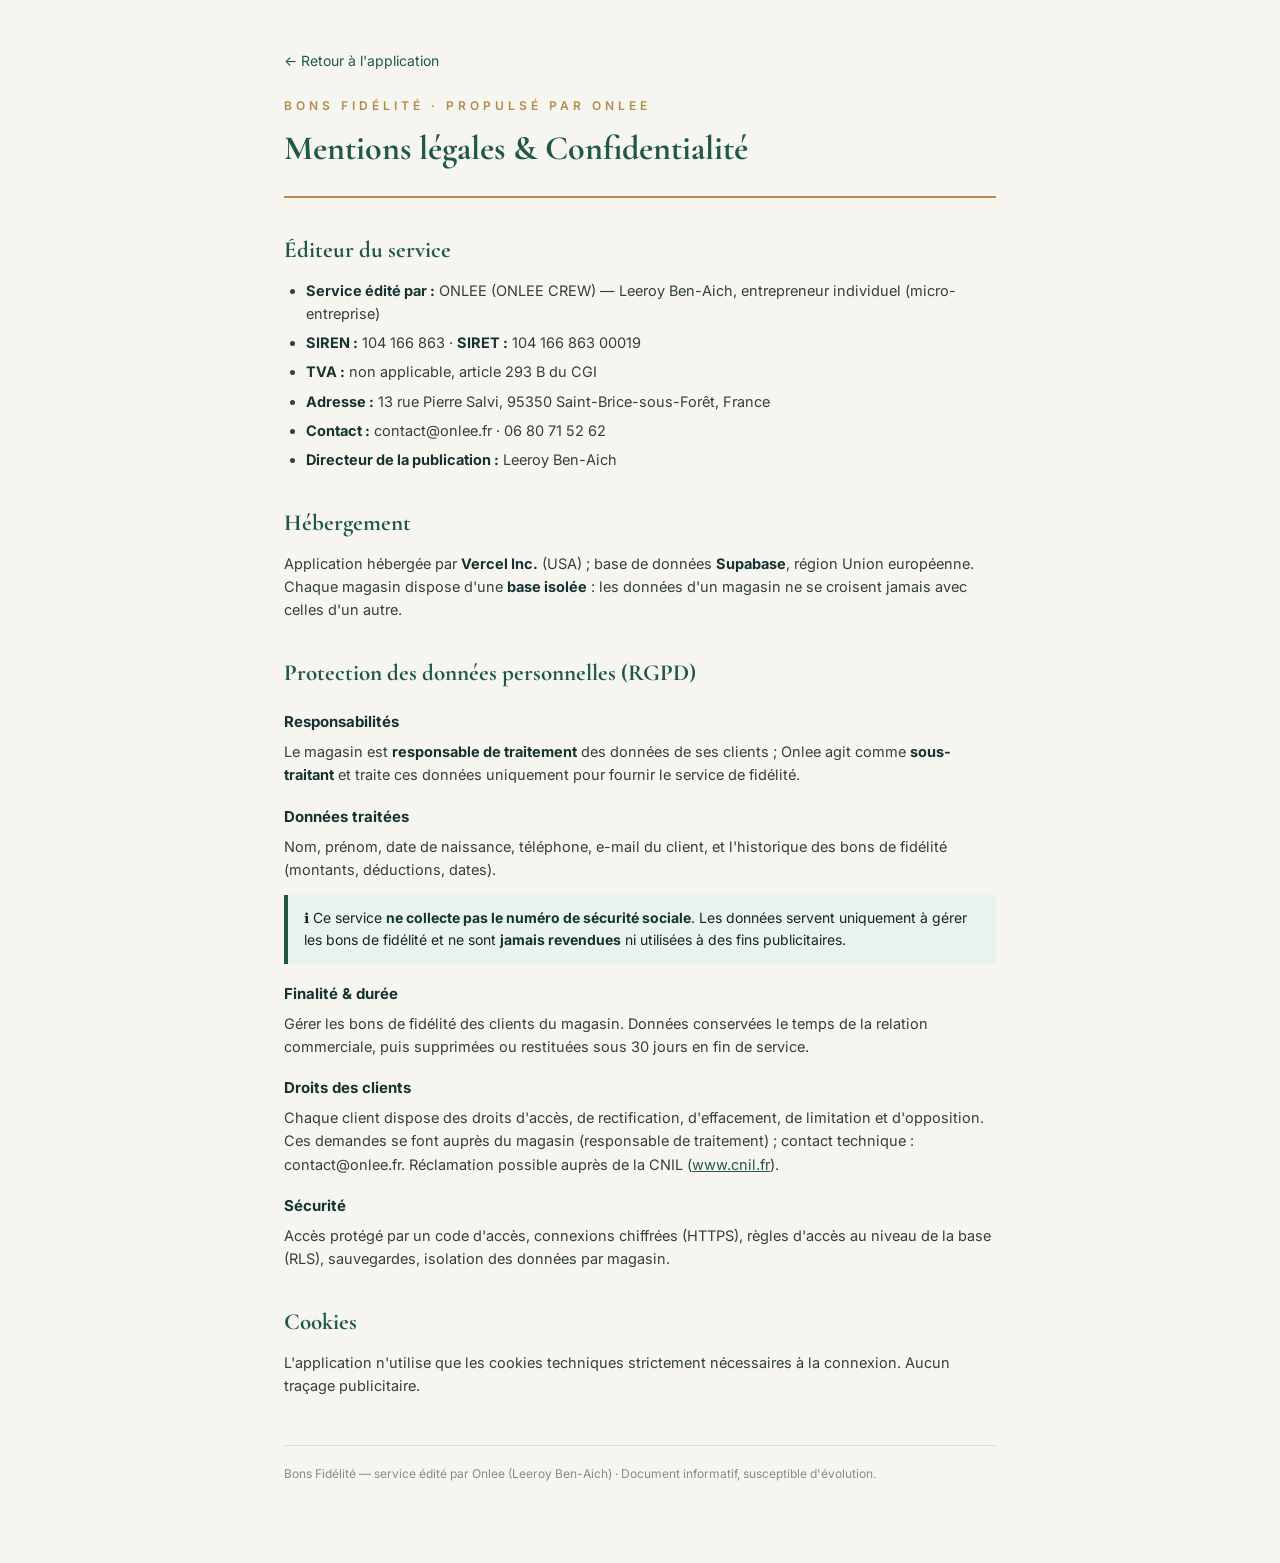
<file: mentions-legales.html>
<!DOCTYPE html>
<html lang="fr">
<head>
<meta charset="UTF-8">
<meta name="viewport" content="width=device-width, initial-scale=1.0">
<title>Mentions légales & Confidentialité — Bons Fidélité</title>
<link href="https://fonts.googleapis.com/css2?family=Cormorant+Garamond:wght@500;600&family=Inter:wght@300;400;500;600&display=swap" rel="stylesheet">
<style>
  * { box-sizing: border-box; margin: 0; padding: 0; }
  body { font-family: 'Inter', system-ui, sans-serif; color: #1b231f; background: #f7f5f0; line-height: 1.6; }
  .wrap { max-width: 760px; margin: 0 auto; padding: 48px 24px 80px; }
  header { border-bottom: 2px solid #b08d4e; padding-bottom: 20px; margin-bottom: 28px; }
  .brand { font-size: 12px; letter-spacing: 4px; text-transform: uppercase; color: #b08d4e; font-weight: 600; }
  h1 { font-family: 'Cormorant Garamond', serif; font-size: 34px; color: #1f5a40; margin-top: 6px; }
  h2 { font-family: 'Cormorant Garamond', serif; font-size: 23px; color: #1f5a40; margin: 34px 0 10px; }
  h3 { font-size: 15px; color: #14332f; margin: 18px 0 6px; }
  p, li { font-size: 14.5px; color: #33403a; margin: 6px 0; }
  ul { padding-left: 22px; }
  strong { color: #14332f; }
  .good { background: #e9f2ec; border-left: 4px solid #1f5a40; padding: 12px 16px; border-radius: 0 6px 6px 0; margin: 14px 0; font-size: 14px; }
  a { color: #1f5a40; }
  .back { display: inline-block; margin-bottom: 24px; font-size: 14px; text-decoration: none; color: #1f5a40; }
  footer { margin-top: 48px; padding-top: 18px; border-top: 1px solid #e3ded3; font-size: 12px; color: #8a8a8a; }
</style>
</head>
<body>
<div class="wrap">
  <a class="back" href="./">← Retour à l'application</a>
  <header>
    <div class="brand">Bons Fidélité · propulsé par Onlee</div>
    <h1>Mentions légales & Confidentialité</h1>
  </header>

  <h2>Éditeur du service</h2>
  <ul>
    <li><strong>Service édité par :</strong> ONLEE (ONLEE CREW) — Leeroy Ben-Aich, entrepreneur individuel (micro-entreprise)</li>
    <li><strong>SIREN :</strong> 104 166 863 · <strong>SIRET :</strong> 104 166 863 00019</li>
    <li><strong>TVA :</strong> non applicable, article 293 B du CGI</li>
    <li><strong>Adresse :</strong> 13 rue Pierre Salvi, 95350 Saint-Brice-sous-Forêt, France</li>
    <li><strong>Contact :</strong> contact@onlee.fr · 06 80 71 52 62</li>
    <li><strong>Directeur de la publication :</strong> Leeroy Ben-Aich</li>
  </ul>

  <h2>Hébergement</h2>
  <p>Application hébergée par <strong>Vercel Inc.</strong> (USA) ; base de données <strong>Supabase</strong>, région Union européenne. Chaque magasin dispose d'une <strong>base isolée</strong> : les données d'un magasin ne se croisent jamais avec celles d'un autre.</p>

  <h2>Protection des données personnelles (RGPD)</h2>
  <h3>Responsabilités</h3>
  <p>Le magasin est <strong>responsable de traitement</strong> des données de ses clients ; Onlee agit comme <strong>sous-traitant</strong> et traite ces données uniquement pour fournir le service de fidélité.</p>

  <h3>Données traitées</h3>
  <p>Nom, prénom, date de naissance, téléphone, e-mail du client, et l'historique des bons de fidélité (montants, déductions, dates).</p>

  <div class="good">
    ℹ️ Ce service <strong>ne collecte pas le numéro de sécurité sociale</strong>. Les données servent uniquement à gérer les bons de fidélité et ne sont <strong>jamais revendues</strong> ni utilisées à des fins publicitaires.
  </div>

  <h3>Finalité & durée</h3>
  <p>Gérer les bons de fidélité des clients du magasin. Données conservées le temps de la relation commerciale, puis supprimées ou restituées sous 30 jours en fin de service.</p>

  <h3>Droits des clients</h3>
  <p>Chaque client dispose des droits d'accès, de rectification, d'effacement, de limitation et d'opposition. Ces demandes se font auprès du magasin (responsable de traitement) ; contact technique : contact@onlee.fr. Réclamation possible auprès de la CNIL (<a href="https://www.cnil.fr">www.cnil.fr</a>).</p>

  <h3>Sécurité</h3>
  <p>Accès protégé par un code d'accès, connexions chiffrées (HTTPS), règles d'accès au niveau de la base (RLS), sauvegardes, isolation des données par magasin.</p>

  <h2>Cookies</h2>
  <p>L'application n'utilise que les cookies techniques strictement nécessaires à la connexion. Aucun traçage publicitaire.</p>

  <footer>
    Bons Fidélité — service édité par Onlee (Leeroy Ben-Aich) · Document informatif, susceptible d'évolution.
  </footer>
</div>
</body>
</html>
</file>
